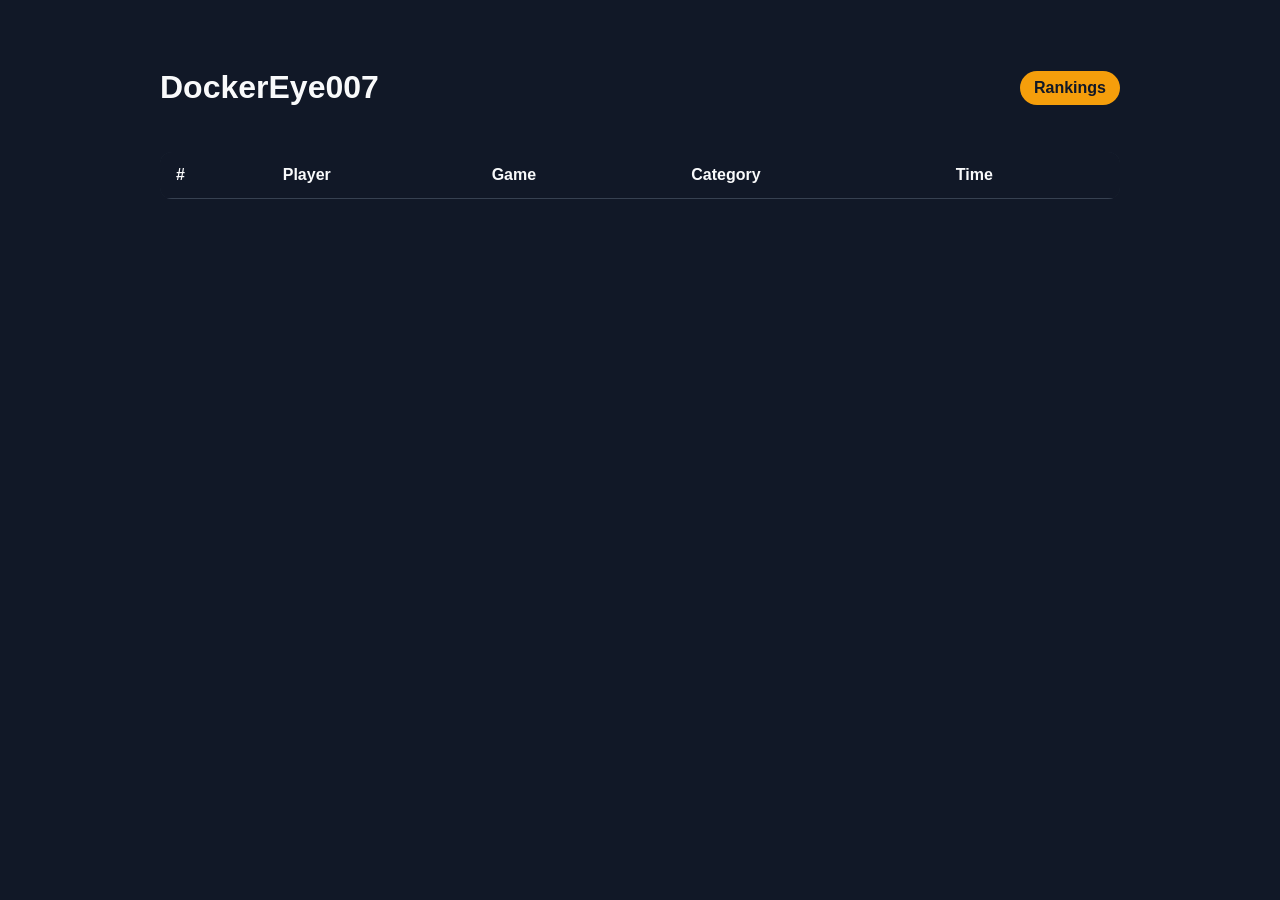
<file: frontend/index.html>
<!DOCTYPE html>
<html lang="en">
  <head>
    <meta charset="UTF-8" />
    <meta name="viewport" content="width=device-width, initial-scale=1.0" />
    <title>DockerEye007</title>
    <style>
      body {
        margin: 0;
        font-family: Arial, sans-serif;
        background: #111827;
        color: #f9fafb;
      }
      .container {
        max-width: 960px;
        margin: 0 auto;
        padding: 48px 20px;
      }
      .header {
        display: flex;
        justify-content: space-between;
        align-items: center;
        margin-bottom: 24px;
      }
      .badge {
        background: #f59e0b;
        color: #111827;
        padding: 8px 14px;
        border-radius: 999px;
        font-weight: bold;
      }
      table {
        width: 100%;
        border-collapse: collapse;
        background: #1f2937;
        border-radius: 12px;
        overflow: hidden;
      }
      th, td {
        padding: 14px 16px;
        border-bottom: 1px solid #374151;
        text-align: left;
      }
      th {
        background: #111827;
      }
      .tag {
        display: inline-block;
        padding: 4px 8px;
        border-radius: 999px;
        background: #1d4ed8;
        font-size: 12px;
      }
    </style>
  </head>
  <body>
    <div class="container">
      <div class="header">
        <h1>DockerEye007</h1>
        <span class="badge">Rankings</span>
      </div>

      <table>
        <thead>
          <tr>
            <th>#</th>
            <th>Player</th>
            <th>Game</th>
            <th>Category</th>
            <th>Time</th>
          </tr>
        </thead>
        <tbody id="leaderboard-body"></tbody>
      </table>
    </div>

    <script>
      async function loadLeaderboard() {
        const response = await fetch('http://localhost:8083/api/stats/leaderboard');
        const data = await response.json();
        const tbody = document.getElementById('leaderboard-body');

        tbody.innerHTML = data.map((entry, index) => `
          <tr>
            <td>${index + 1}</td>
            <td>${entry.playerName}</td>
            <td>${entry.game}</td>
            <td><span class="tag">${entry.category}</span></td>
            <td>${entry.timeMs} ms</td>
          </tr>
        `).join('');
      }

      loadLeaderboard();
    </script>
  </body>
</html>
</file>
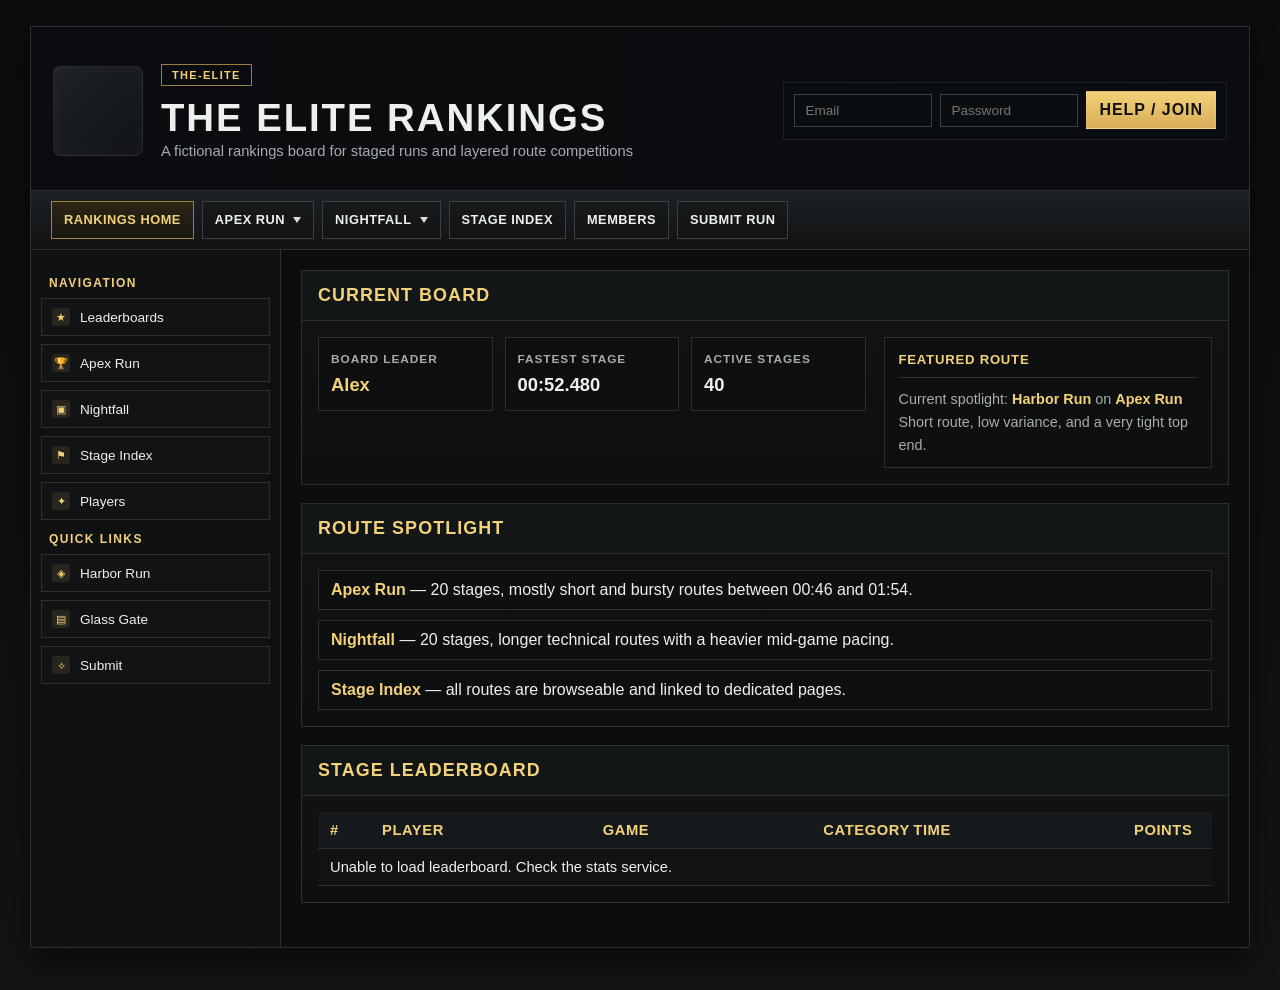
<file: api-gateway/src/main/resources/static/index.html>
<!DOCTYPE html>
<html lang="en">
  <head>
    <meta charset="UTF-8" />
    <meta name="viewport" content="width=device-width, initial-scale=1.0" />
    <title>DockerEye007 | The-Elite Rankings</title>
    <link rel="stylesheet" href="css/elite-theme.css" />
    <style>
      .leaderboard-wrap { max-height: 620px; overflow: auto; }
      .leaderboard-wrap table { table-layout: fixed; }
      .stats-grid { display: grid; grid-template-columns: repeat(3, minmax(110px, 1fr)); gap: 12px; }
      .rule {
        margin: 10px 0 0;
        padding-top: 10px;
        border-top: 1px solid var(--elite-line);
        color: var(--elite-muted);
        font-size: 0.9rem;
        line-height: 1.6;
      }
      .player-link { color: inherit; font-weight: 800; text-decoration: none; }
      .player-link:hover { text-decoration: underline; }
      .mini-list { display: grid; gap: 10px; margin: 0; padding: 0; list-style: none; }
      .mini-list li { padding: 10px 12px; background: #0d0f10; border: 1px solid var(--elite-line); }
      .mini-key { color: var(--elite-gold-strong); font-weight: 800; }
    </style>
  </head>
  <body>
    <div class="page-shell">
      <header class="portal-header">
        <div class="portal-header-inner">
          <div class="brand-lockup">
            <div class="brand-badge" aria-hidden="true"></div>
            <div>
              <span class="eyebrow">The-Elite</span>
              <h1 class="portal-title">The Elite Rankings</h1>
              <div class="portal-subtitle">A fictional rankings board for staged runs and layered route competitions</div>
            </div>
          </div>

          <div class="login-panel" aria-label="Login form">
            <input type="text" placeholder="Email" aria-label="Email" />
            <input type="password" placeholder="Password" aria-label="Password" />
            <button type="button">Help / Join</button>
          </div>
        </div>
      </header>

      <nav class="top-tabs" aria-label="Section navigation">
        <div class="tab-wrap"><a class="tab active" href="/index.html">Rankings Home</a></div>
        <div class="tab-wrap"><a class="tab" href="/records.html">Apex Run <span class="caret"></span></a>
          <div class="dropdown"><a href="/records.html">Records</a><a href="/levels.html">Stages</a><a href="/player.html">Players</a></div>
        </div>
        <div class="tab-wrap"><a class="tab" href="/leaders.html">Nightfall <span class="caret"></span></a>
          <div class="dropdown"><a href="/leaders.html">Standings</a><a href="/levels.html">Routes</a><a href="/player.html">Players</a></div>
        </div>
        <div class="tab-wrap"><a class="tab" href="/levels.html">Stage Index</a></div>
        <div class="tab-wrap"><a class="tab" href="/register.html">Members</a></div>
        <div class="tab-wrap"><a class="tab" href="/submit.html">Submit Run</a></div>
      </nav>

      <div class="content-layout">
        <aside class="sidebar">
          <div class="side-heading">Navigation</div>
          <ul class="tree">
            <li><a class="tree-button" href="/index.html"><span class="icon">★</span> Leaderboards</a></li>
            <li><a class="tree-button" href="/records.html"><span class="icon">🏆</span> Apex Run</a></li>
            <li><a class="tree-button" href="/leaders.html"><span class="icon">▣</span> Nightfall</a></li>
            <li><a class="tree-button" href="/levels.html"><span class="icon">⚑</span> Stage Index</a></li>
            <li><a class="tree-button" href="/player.html"><span class="icon">✦</span> Players</a></li>
          </ul>

          <div class="side-heading">Quick Links</div>
          <ul class="tree">
            <li><a class="tree-button" href="/stage.html?game=Apex%20Run&stage=Harbor%20Run"><span class="icon">◈</span> Harbor Run</a></li>
            <li><a class="tree-button" href="/stage.html?game=Nightfall&stage=Glass%20Gate"><span class="icon">▤</span> Glass Gate</a></li>
            <li><a class="tree-button" href="/submit.html"><span class="icon">⟡</span> Submit</a></li>
          </ul>
        </aside>

        <main class="main">
          <section class="panel">
            <div class="panel-header">
              <h2 class="panel-title">Current Board</h2>
            </div>
            <div class="panel-body hero-grid">
              <div>
                <div class="stats-grid">
                  <div class="stat-box"><span class="stat-label">Board leader</span><span class="stat-value player-gold">Alex</span></div>
                  <div class="stat-box"><span class="stat-label">Fastest stage</span><span class="stat-value">00:52.480</span></div>
                  <div class="stat-box"><span class="stat-label">Active stages</span><span class="stat-value">40</span></div>
                </div>
              </div>

              <div class="note-box">
                <div class="panel-title" style="font-size:0.82rem; margin-bottom:8px;">Featured Route</div>
                <div class="rule">
                  Current spotlight: <span class="mini-key">Harbor Run</span> on <span class="mini-key">Apex Run</span><br />
                  Short route, low variance, and a very tight top end.
                </div>
              </div>
            </div>
          </section>

          <section class="panel">
            <div class="panel-header">
              <h2 class="panel-title">Route Spotlight</h2>
            </div>
            <div class="panel-body">
              <ul class="mini-list">
                <li><span class="mini-key">Apex Run</span> — 20 stages, mostly short and bursty routes between 00:46 and 01:54.</li>
                <li><span class="mini-key">Nightfall</span> — 20 stages, longer technical routes with a heavier mid-game pacing.</li>
                <li><span class="mini-key">Stage Index</span> — all routes are browseable and linked to dedicated pages.</li>
              </ul>
            </div>
          </section>

          <section class="panel">
            <div class="panel-header"><h2 class="panel-title">Stage Leaderboard</h2></div>
            <div class="panel-body leaderboard-wrap">
              <table>
                <thead>
                  <tr>
                    <th style="width: 52px;">#</th>
                    <th>Player</th>
                    <th>Game</th>
                    <th style="width: 90px;">Category</th>
                    <th>Time</th>
                    <th style="width: 90px;">Points</th>
                  </tr>
                </thead>
                <tbody id="leaderboard-body"></tbody>
              </table>
            </div>
          </section>
        </main>
      </div>
    </div>

    <script>
      function formatDuration(durationMs) {
        const totalMs = Number(durationMs || 0);
        const minutes = Math.floor(totalMs / 60000);
        const seconds = Math.floor((totalMs % 60000) / 1000);
        const milliseconds = totalMs % 1000;
        return `${String(minutes).padStart(2, '0')}:${String(seconds).padStart(2, '0')}.${String(milliseconds).padStart(3, '0')}`;
      }

      async function loadLeaderboard() {
        try {
          const response = await fetch('http://localhost:8083/api/stats/leaderboard');
          const data = await response.json();
          const tbody = document.getElementById('leaderboard-body');
          const palette = ['player-green', 'player-red', 'player-cyan', 'player-gold', 'player-magenta'];
          const visibleRows = data.slice(0, 100);
          const fragment = document.createDocumentFragment();

          visibleRows.forEach((entry, index) => {
            const nameClass = palette[index % palette.length];
            const row = document.createElement('tr');
            const playerLink = `/player.html?player=${encodeURIComponent(entry.playerName)}`;
            row.innerHTML = `
              <td>${index + 1}</td>
              <td class="player-name"><a class="player-link ${nameClass}" href="${playerLink}">${entry.playerName}</a></td>
              <td>${entry.game}</td>
              <td><span class="tag">${entry.category}</span></td>
              <td>${formatDuration(entry.timeMs)}</td>
              <td class="points">${entry.points}</td>
            `;
            fragment.appendChild(row);
          });

          tbody.innerHTML = '';
          tbody.appendChild(fragment);
        } catch (error) {
          document.getElementById('leaderboard-body').innerHTML = `
            <tr><td colspan="6">Unable to load leaderboard. Check the stats service.</td></tr>
          `;
        }
      }

      loadLeaderboard();
    </script>
  </body>
</html>
</file>
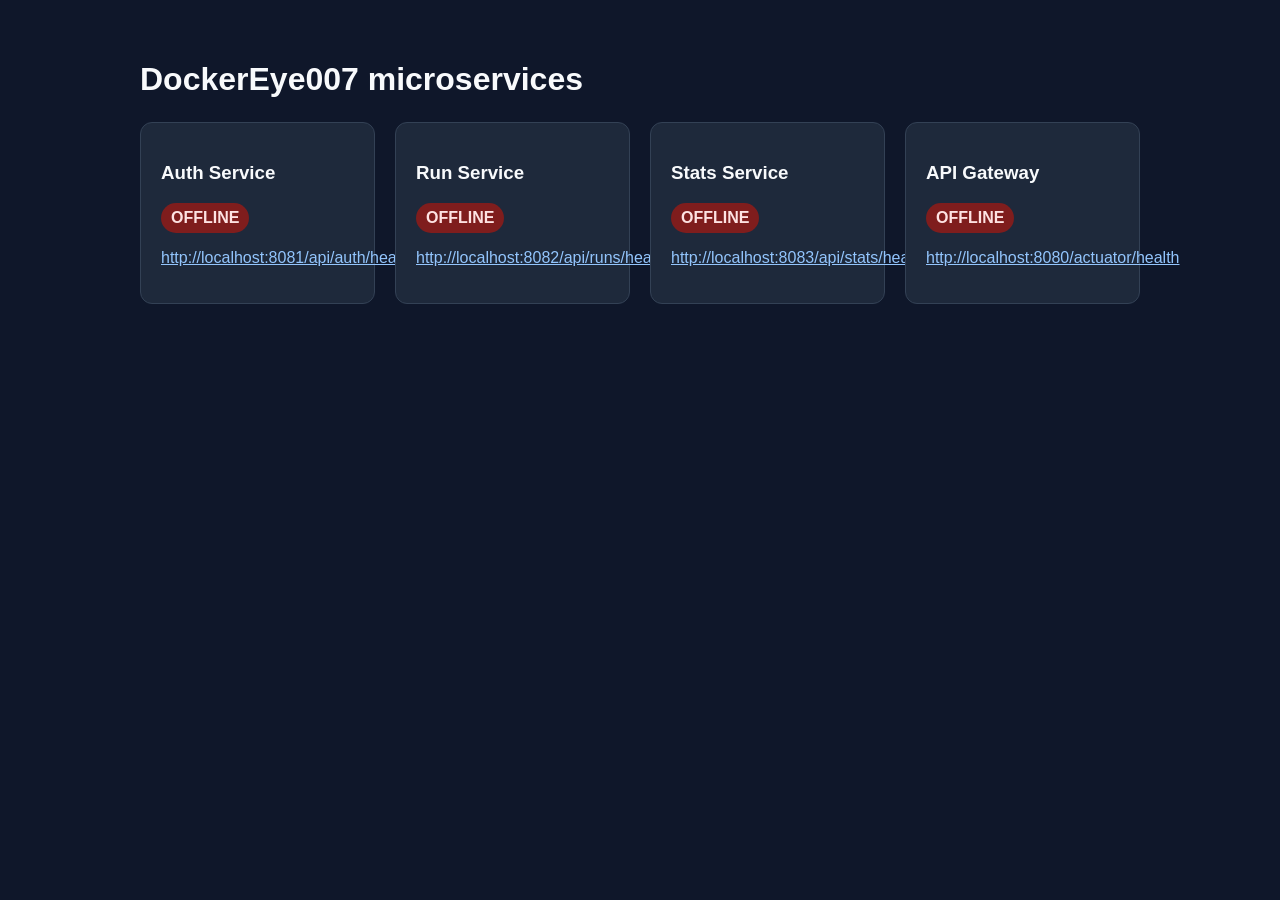
<file: frontend/success.html>
<!DOCTYPE html>
<html lang="en">
  <head>
    <meta charset="UTF-8" />
    <meta name="viewport" content="width=device-width, initial-scale=1.0" />
    <title>DockerEye007 Services</title>
    <style>
      body {
        margin: 0;
        font-family: Arial, sans-serif;
        background: #0f172a;
        color: #f8fafc;
      }
      .container {
        max-width: 1000px;
        margin: 0 auto;
        padding: 40px 20px;
      }
      h1 {
        margin-bottom: 24px;
      }
      .grid {
        display: grid;
        grid-template-columns: repeat(auto-fit, minmax(220px, 1fr));
        gap: 20px;
      }
      .card {
        background: #1e293b;
        border: 1px solid #334155;
        border-radius: 12px;
        padding: 20px;
      }
      .status {
        display: inline-block;
        padding: 6px 10px;
        border-radius: 999px;
        font-weight: bold;
        background: #14532d;
        color: #dcfce7;
      }
      .status.offline {
        background: #7f1d1d;
        color: #fee2e2;
      }
      a {
        color: #93c5fd;
      }
    </style>
  </head>
  <body>
    <div class="container">
      <h1>DockerEye007 microservices</h1>
      <div class="grid" id="services"></div>
    </div>

    <script>
      const services = [
        { name: 'Auth Service', url: 'http://localhost:8081/api/auth/health', expect: 'UP' },
        { name: 'Run Service', url: 'http://localhost:8082/api/runs/health', expect: 'UP' },
        { name: 'Stats Service', url: 'http://localhost:8083/api/stats/health', expect: 'UP' },
        { name: 'API Gateway', url: 'http://localhost:8080/actuator/health', expect: 'UP' }
      ];

      const container = document.getElementById('services');

      async function checkService(service) {
        try {
          const response = await fetch(service.url);
          const data = await response.json();
          const isUp = (data.status || data.service) === service.expect || data.status === 'UP';
          return `
            <div class="card">
              <h3>${service.name}</h3>
              <p><span class="status ${isUp ? '' : 'offline'}">${isUp ? 'SUCCESS' : 'OFFLINE'}</span></p>
              <p><a href="${service.url}" target="_blank">${service.url}</a></p>
            </div>
          `;
        } catch (error) {
          return `
            <div class="card">
              <h3>${service.name}</h3>
              <p><span class="status offline">OFFLINE</span></p>
              <p><a href="${service.url}" target="_blank">${service.url}</a></p>
            </div>
          `;
        }
      }

      (async () => {
        const cards = await Promise.all(services.map(checkService));
        container.innerHTML = cards.join('');
      })();
    </script>
  </body>
</html>
</file>
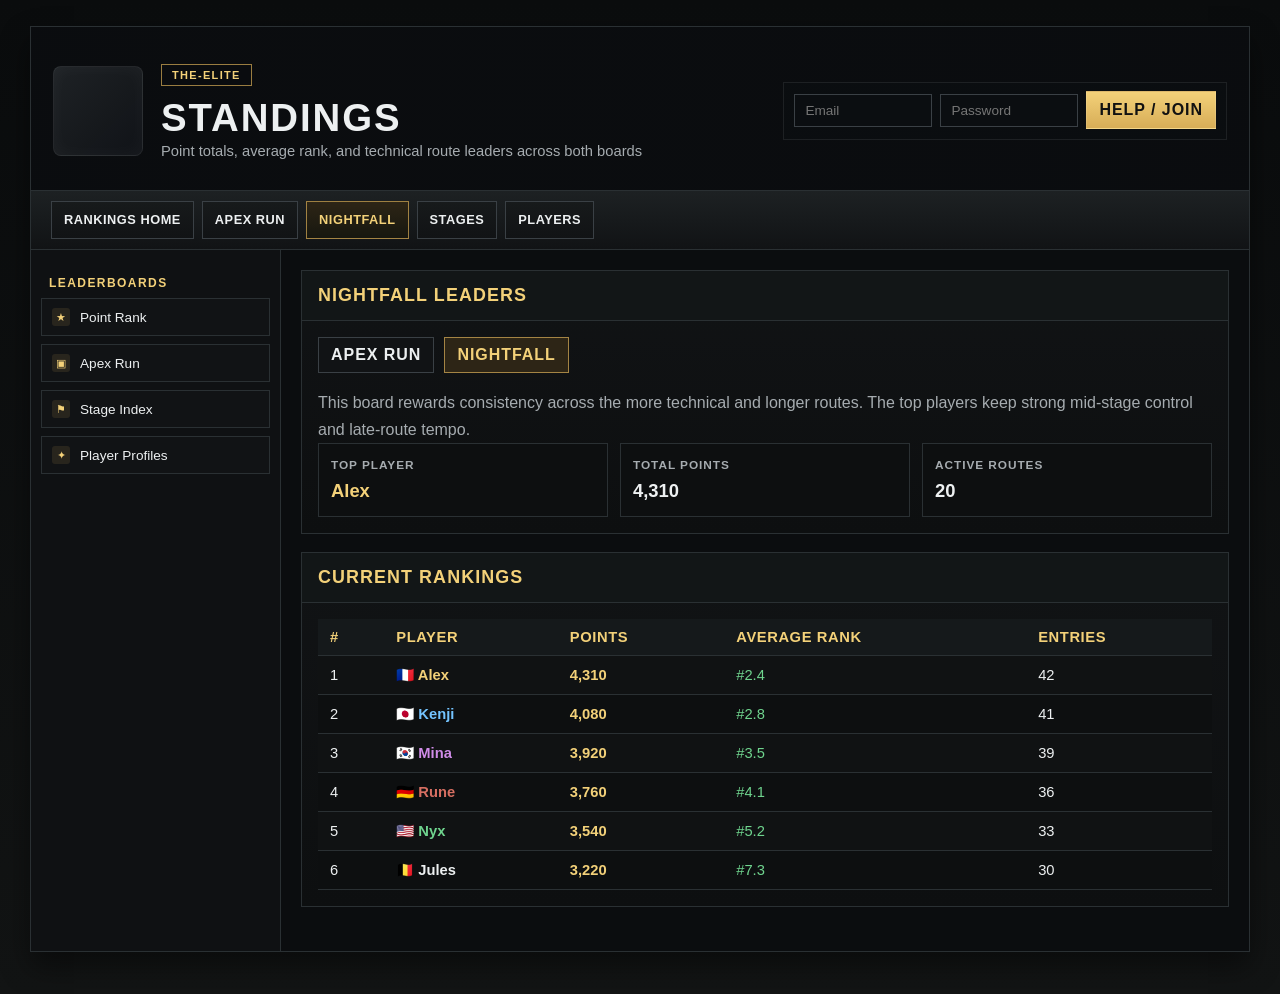
<file: api-gateway/src/main/resources/static/leaders.html>
<!DOCTYPE html>
<html lang="en">
  <head>
    <meta charset="UTF-8" />
    <meta name="viewport" content="width=device-width, initial-scale=1.0" />
    <title>Standings</title>
    <link rel="stylesheet" href="css/elite-theme.css" />
    <style>
      .board-switcher { display: flex; flex-wrap: wrap; gap: 10px; margin: 0 0 16px; }
      .board-switcher button {
        padding: 8px 12px; border: 1px solid var(--elite-line-strong); background: #111315; color: var(--elite-text);
        font-weight: 800; letter-spacing: 0.06em; text-transform: uppercase; cursor: pointer;
      }
      .board-switcher button.active { border-color: rgba(215, 173, 87, 0.7); background: #2d2516; color: var(--elite-gold-strong); }
    </style>
  </head>
  <body>
    <div class="page-shell">
      <header class="portal-header">
        <div class="portal-header-inner">
          <div class="brand-lockup">
            <div class="brand-badge" aria-hidden="true"></div>
            <div>
              <span class="eyebrow">The-Elite</span>
              <h1 class="portal-title">Standings</h1>
              <div class="portal-subtitle">Point totals, average rank, and technical route leaders across both boards</div>
            </div>
          </div>
          <div class="login-panel">
            <input type="text" placeholder="Email" aria-label="Email" />
            <input type="password" placeholder="Password" aria-label="Password" />
            <button type="button">Help / Join</button>
          </div>
        </div>
      </header>

      <nav class="top-tabs" aria-label="Section navigation">
        <div class="tab-wrap"><a class="tab" href="/index.html">Rankings Home</a></div>
        <div class="tab-wrap"><a class="tab" href="/records.html">Apex Run</a></div>
        <div class="tab-wrap"><a class="tab active" href="/leaders.html">Nightfall</a></div>
        <div class="tab-wrap"><a class="tab" href="/levels.html">Stages</a></div>
        <div class="tab-wrap"><a class="tab" href="/player.html">Players</a></div>
      </nav>

      <div class="content-layout">
        <aside class="sidebar">
          <div class="side-heading">Leaderboards</div>
          <ul class="tree">
            <li><a class="tree-button" href="/leaders.html"><span class="icon">★</span> Point Rank</a></li>
            <li><a class="tree-button" href="/records.html"><span class="icon">▣</span> Apex Run</a></li>
            <li><a class="tree-button" href="/levels.html"><span class="icon">⚑</span> Stage Index</a></li>
            <li><a class="tree-button" href="/player.html"><span class="icon">✦</span> Player Profiles</a></li>
          </ul>
        </aside>

        <main class="main">
          <section class="panel">
            <div class="panel-header"><h2 class="panel-title" id="leaderboard-title">Nightfall leaders</h2></div>
            <div class="panel-body">
              <div class="board-switcher" id="board-switcher">
                <button type="button" data-board="Apex Run">Apex Run</button>
                <button type="button" class="active" data-board="Nightfall">Nightfall</button>
              </div>
              <p class="intro" id="leaderboard-intro">This board rewards consistency across the more technical and longer routes. The top players keep strong mid-stage control and late-route tempo.</p>

              <div class="stats-grid">
                <div class="stat-box"><span class="stat-label">Top player</span><span class="stat-value player-gold" id="leader-top">Alex</span></div>
                <div class="stat-box"><span class="stat-label">Total points</span><span class="stat-value" id="leader-points">4,310</span></div>
                <div class="stat-box"><span class="stat-label">Active routes</span><span class="stat-value" id="leader-routes">20</span></div>
              </div>
            </div>
          </section>

          <section class="panel">
            <div class="panel-header"><h2 class="panel-title">Current rankings</h2></div>
            <div class="panel-body leaderboard-wrap">
              <table>
                <thead>
                  <tr><th>#</th><th>Player</th><th>Points</th><th>Average Rank</th><th>Entries</th></tr>
                </thead>
                <tbody>
                  <tr><td>1</td><td class="player-name player-gold"><a class="player-link player-gold" href="/player.html?player=Alex">🇫🇷 Alex</a></td><td class="points">4,310</td><td class="player-green">#2.4</td><td>42</td></tr>
                  <tr><td>2</td><td class="player-name player-cyan"><a class="player-link player-cyan" href="/player.html?player=Kenji">🇯🇵 Kenji</a></td><td class="points">4,080</td><td class="player-green">#2.8</td><td>41</td></tr>
                  <tr><td>3</td><td class="player-name player-magenta"><a class="player-link player-magenta" href="/player.html?player=Mina">🇰🇷 Mina</a></td><td class="points">3,920</td><td class="player-green">#3.5</td><td>39</td></tr>
                  <tr><td>4</td><td class="player-name player-red"><a class="player-link player-red" href="/player.html?player=Rune">🇩🇪 Rune</a></td><td class="points">3,760</td><td class="player-green">#4.1</td><td>36</td></tr>
                  <tr><td>5</td><td class="player-name player-green"><a class="player-link player-green" href="/player.html?player=Nyx">🇺🇸 Nyx</a></td><td class="points">3,540</td><td class="player-green">#5.2</td><td>33</td></tr>
                  <tr><td>6</td><td class="player-name"><a class="player-link" href="/player.html?player=Jules">🇧🇪 Jules</a></td><td class="points">3,220</td><td class="player-green">#7.3</td><td>30</td></tr>
                </tbody>
              </table>
            </div>
          </section>
        </main>
      </div>
    </div>
    <script>
      const boardStats = {
        'Apex Run': { title: 'Apex Run leaders', intro: 'This board rewards pure pace and low-latency decision making across the shorter, sharper route pool.', top: 'Alex', points: '4,310', routes: '20' },
        'Nightfall': { title: 'Nightfall leaders', intro: 'This board rewards consistency across the more technical and longer routes. The top players keep strong mid-stage control and late-route tempo.', top: 'Alex', points: '4,310', routes: '20' }
      };
      const buttons = document.querySelectorAll('#board-switcher button');
      const title = document.getElementById('leaderboard-title');
      const intro = document.getElementById('leaderboard-intro');
      const top = document.getElementById('leader-top');
      const points = document.getElementById('leader-points');
      const routes = document.getElementById('leader-routes');
      buttons.forEach((button) => {
        button.addEventListener('click', () => {
          buttons.forEach((btn) => btn.classList.toggle('active', btn === button));
          const board = button.dataset.board;
          const stats = boardStats[board];
          title.textContent = stats.title;
          intro.textContent = stats.intro;
          top.textContent = stats.top;
          points.textContent = stats.points;
          routes.textContent = stats.routes;
        });
      });
    </script>
  </body>
</html>
</file>
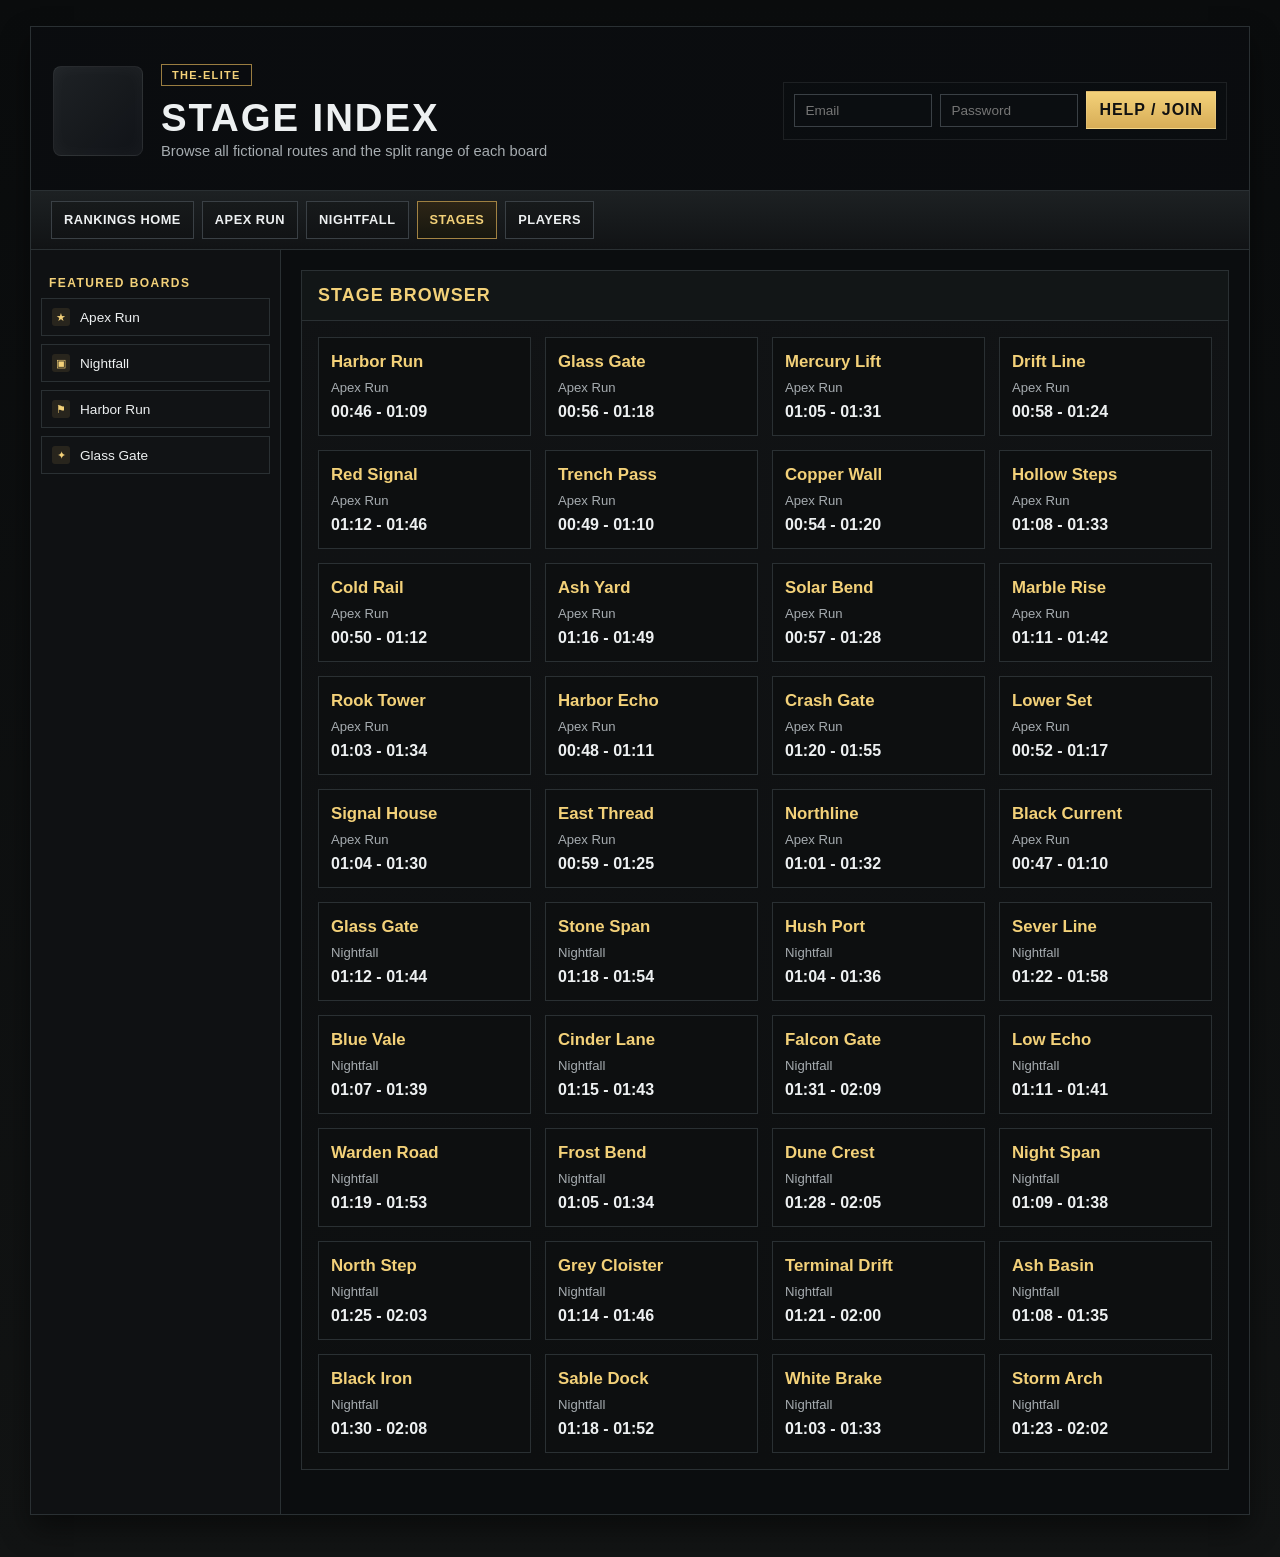
<file: api-gateway/src/main/resources/static/levels.html>
<!DOCTYPE html>
<html lang="en">
  <head>
    <meta charset="UTF-8" />
    <meta name="viewport" content="width=device-width, initial-scale=1.0" />
    <title>Stage Index</title>
    <link rel="stylesheet" href="css/elite-theme.css" />
    <style>
      .stage-grid { display: grid; grid-template-columns: repeat(auto-fit, minmax(200px, 1fr)); gap: 14px; }
      .stage-card {
        display: block;
        padding: 14px 12px;
        background: #0d0f10;
        border: 1px solid var(--elite-line);
        color: var(--elite-text);
        text-decoration: none;
      }
      .stage-card:hover { border-color: rgba(215, 173, 87, 0.6); }
      .stage-card h3 { margin: 0 0 8px; font-size: 1.05rem; color: var(--elite-gold-strong); }
      .stage-card .meta { color: var(--elite-muted); font-size: 0.82rem; }
      .stage-card .range { display: block; margin-top: 8px; font-weight: 700; }
    </style>
  </head>
  <body>
    <div class="page-shell">
      <header class="portal-header">
        <div class="portal-header-inner">
          <div class="brand-lockup">
            <div class="brand-badge" aria-hidden="true"></div>
            <div>
              <span class="eyebrow">The-Elite</span>
              <h1 class="portal-title">Stage Index</h1>
              <div class="portal-subtitle">Browse all fictional routes and the split range of each board</div>
            </div>
          </div>
          <div class="login-panel">
            <input type="text" placeholder="Email" aria-label="Email" />
            <input type="password" placeholder="Password" aria-label="Password" />
            <button type="button">Help / Join</button>
          </div>
        </div>
      </header>

      <nav class="top-tabs" aria-label="Section navigation">
        <div class="tab-wrap"><a class="tab" href="/index.html">Rankings Home</a></div>
        <div class="tab-wrap"><a class="tab" href="/records.html">Apex Run</a></div>
        <div class="tab-wrap"><a class="tab" href="/leaders.html">Nightfall</a></div>
        <div class="tab-wrap"><a class="tab active" href="/levels.html">Stages</a></div>
        <div class="tab-wrap"><a class="tab" href="/player.html">Players</a></div>
      </nav>

      <div class="content-layout">
        <aside class="sidebar">
          <div class="side-heading">Featured Boards</div>
          <ul class="tree">
            <li><a class="tree-button" href="/records.html"><span class="icon">★</span> Apex Run</a></li>
            <li><a class="tree-button" href="/leaders.html"><span class="icon">▣</span> Nightfall</a></li>
            <li><a class="tree-button" href="/stage.html?game=Apex%20Run&stage=Harbor%20Run"><span class="icon">⚑</span> Harbor Run</a></li>
            <li><a class="tree-button" href="/stage.html?game=Nightfall&stage=Glass%20Gate"><span class="icon">✦</span> Glass Gate</a></li>
          </ul>
        </aside>

        <main class="main">
          <section class="panel">
            <div class="panel-header"><h2 class="panel-title">Stage Browser</h2></div>
            <div class="panel-body">
              <div id="stage-grid" class="stage-grid"></div>
            </div>
          </section>
        </main>
      </div>
    </div>

    <script>
      const stageGroups = {
        'Apex Run': [
          ['Harbor Run', '00:46 - 01:09'],
          ['Glass Gate', '00:56 - 01:18'],
          ['Mercury Lift', '01:05 - 01:31'],
          ['Drift Line', '00:58 - 01:24'],
          ['Red Signal', '01:12 - 01:46'],
          ['Trench Pass', '00:49 - 01:10'],
          ['Copper Wall', '00:54 - 01:20'],
          ['Hollow Steps', '01:08 - 01:33'],
          ['Cold Rail', '00:50 - 01:12'],
          ['Ash Yard', '01:16 - 01:49'],
          ['Solar Bend', '00:57 - 01:28'],
          ['Marble Rise', '01:11 - 01:42'],
          ['Rook Tower', '01:03 - 01:34'],
          ['Harbor Echo', '00:48 - 01:11'],
          ['Crash Gate', '01:20 - 01:55'],
          ['Lower Set', '00:52 - 01:17'],
          ['Signal House', '01:04 - 01:30'],
          ['East Thread', '00:59 - 01:25'],
          ['Northline', '01:01 - 01:32'],
          ['Black Current', '00:47 - 01:10']
        ],
        'Nightfall': [
          ['Glass Gate', '01:12 - 01:44'],
          ['Stone Span', '01:18 - 01:54'],
          ['Hush Port', '01:04 - 01:36'],
          ['Sever Line', '01:22 - 01:58'],
          ['Blue Vale', '01:07 - 01:39'],
          ['Cinder Lane', '01:15 - 01:43'],
          ['Falcon Gate', '01:31 - 02:09'],
          ['Low Echo', '01:11 - 01:41'],
          ['Warden Road', '01:19 - 01:53'],
          ['Frost Bend', '01:05 - 01:34'],
          ['Dune Crest', '01:28 - 02:05'],
          ['Night Span', '01:09 - 01:38'],
          ['North Step', '01:25 - 02:03'],
          ['Grey Cloister', '01:14 - 01:46'],
          ['Terminal Drift', '01:21 - 02:00'],
          ['Ash Basin', '01:08 - 01:35'],
          ['Black Iron', '01:30 - 02:08'],
          ['Sable Dock', '01:18 - 01:52'],
          ['White Brake', '01:03 - 01:33'],
          ['Storm Arch', '01:23 - 02:02']
        ]
      };

      const grid = document.getElementById('stage-grid');
      Object.entries(stageGroups).forEach(([game, stages]) => {
        stages.forEach(([name, range]) => {
          const link = document.createElement('a');
          link.className = 'stage-card';
          link.href = `/stage.html?game=${encodeURIComponent(game)}&stage=${encodeURIComponent(name)}`;
          link.innerHTML = `
            <h3>${name}</h3>
            <div class="meta">${game}</div>
            <span class="range">${range}</span>
          `;
          grid.appendChild(link);
        });
      });
    </script>
  </body>
</html>
</file>
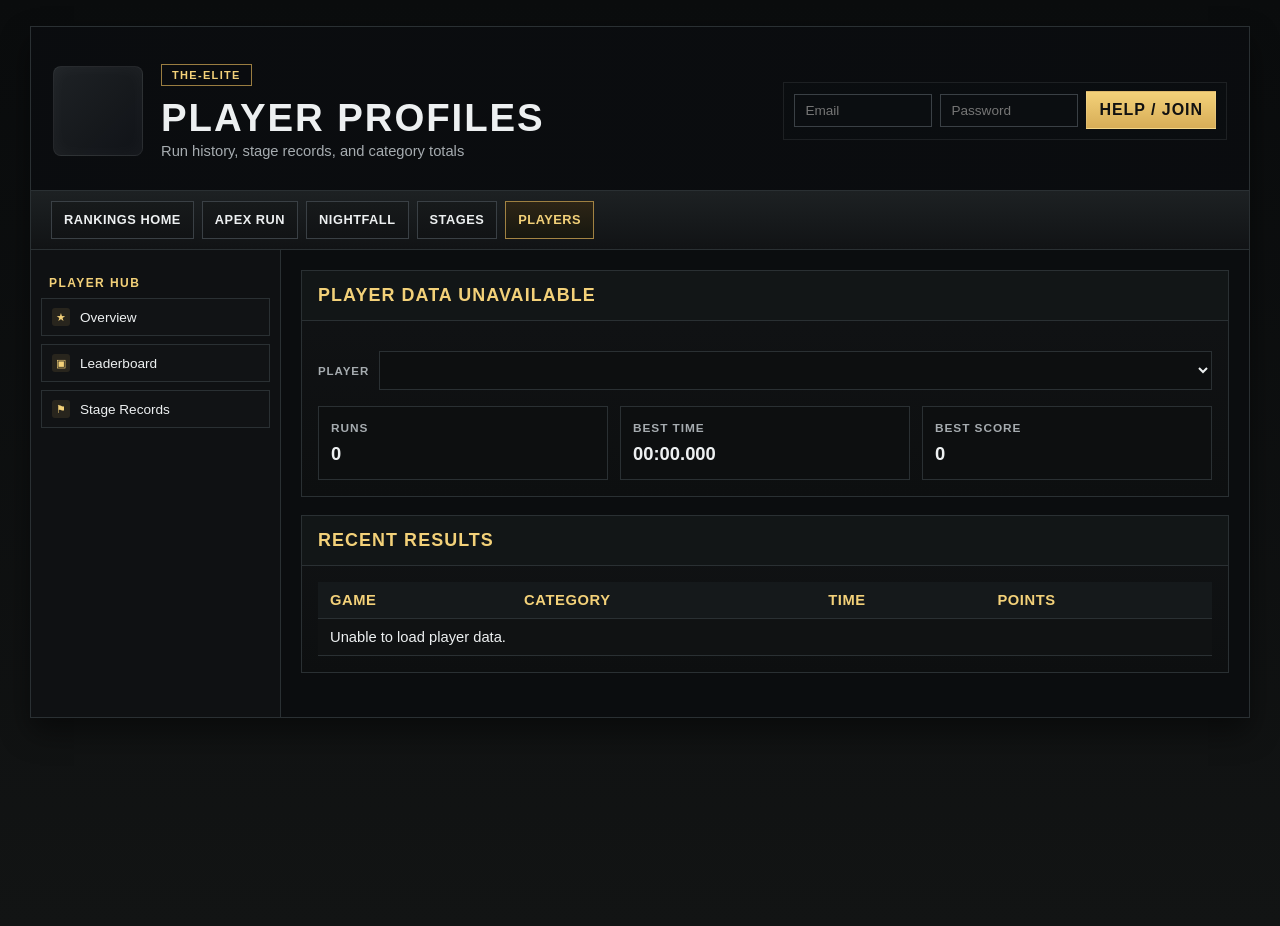
<file: api-gateway/src/main/resources/static/player.html>
<!DOCTYPE html>
<html lang="en">
  <head>
    <meta charset="UTF-8" />
    <meta name="viewport" content="width=device-width, initial-scale=1.0" />
    <title>Player Profile</title>
    <link rel="stylesheet" href="css/elite-theme.css" />
    <style>
      .player-picker-wrap {
        display: flex;
        align-items: center;
        gap: 10px;
        margin-top: 14px;
      }

      .player-picker-wrap label {
        color: var(--elite-muted);
        font-size: 0.72rem;
        font-weight: 800;
        letter-spacing: 0.08em;
        text-transform: uppercase;
      }

      .player-picker {
        min-width: 220px;
        padding: 9px 10px;
        border: 1px solid var(--elite-line);
        background: #0d0f10;
        color: var(--elite-text);
      }
    </style>
  </head>
  <body>
    <div class="page-shell">
      <header class="portal-header">
        <div class="portal-header-inner">
          <div class="brand-lockup">
            <div class="brand-badge" aria-hidden="true"></div>
            <div>
              <span class="eyebrow">The-Elite</span>
              <h1 class="portal-title">Player Profiles</h1>
              <div class="portal-subtitle">Run history, stage records, and category totals</div>
            </div>
          </div>
          <div class="login-panel">
            <input type="text" placeholder="Email" aria-label="Email" />
            <input type="password" placeholder="Password" aria-label="Password" />
            <button type="button">Help / Join</button>
          </div>
        </div>
      </header>

      <nav class="top-tabs" aria-label="Section navigation">
        <div class="tab-wrap"><a class="tab" href="/index.html">Rankings Home</a></div>
        <div class="tab-wrap"><a class="tab" href="/records.html">Apex Run</a></div>
        <div class="tab-wrap"><a class="tab" href="/leaders.html">Nightfall</a></div>
        <div class="tab-wrap"><a class="tab" href="/levels.html">Stages</a></div>
        <div class="tab-wrap"><a class="tab active" href="/player.html">Players</a></div>
      </nav>

      <div class="content-layout">
        <aside class="sidebar">
          <div class="side-heading">Player Hub</div>
          <ul class="tree">
            <li><a class="tree-button" href="/player.html"><span class="icon">★</span> Overview</a></li>
            <li><a class="tree-button" href="/index.html"><span class="icon">▣</span> Leaderboard</a></li>
            <li><a class="tree-button" href="/records.html"><span class="icon">⚑</span> Stage Records</a></li>
          </ul>
        </aside>

        <main class="main">
          <section class="panel">
            <div class="panel-header">
              <h2 class="panel-title" id="player-header">Loading player...</h2>
            </div>
            <div class="panel-body">
              <div class="player-picker-wrap">
                <label for="player-picker">Player</label>
                <select id="player-picker" class="player-picker" aria-label="Select player"></select>
              </div>
              <div class="stats-grid" style="margin-top: 16px;">
                <div class="stat-box"><span class="stat-label">Runs</span><span class="stat-value" id="player-runs">0</span></div>
                <div class="stat-box"><span class="stat-label">Best time</span><span class="stat-value" id="player-best">00:00.000</span></div>
                <div class="stat-box"><span class="stat-label">Best score</span><span class="stat-value" id="player-score">0</span></div>
              </div>
            </div>
          </section>

          <section class="panel">
            <div class="panel-header">
              <h2 class="panel-title">Recent results</h2>
            </div>
            <div class="panel-body leaderboard-wrap">
              <table>
                <thead>
                  <tr>
                    <th>Game</th>
                    <th>Category</th>
                    <th>Time</th>
                    <th>Points</th>
                  </tr>
                </thead>
                <tbody id="player-runs-body"></tbody>
              </table>
            </div>
          </section>
        </main>
      </div>
    </div>

    <script>
      function formatDuration(durationMs) {
        const totalMs = Number(durationMs || 0);
        const minutes = Math.floor(totalMs / 60000);
        const seconds = Math.floor((totalMs % 60000) / 1000);
        const milliseconds = totalMs % 1000;
        return `${String(minutes).padStart(2, '0')}:${String(seconds).padStart(2, '0')}.${String(milliseconds).padStart(3, '0')}`;
      }

      function difficultyForCategory(category) {
        const numeric = Number(category || 0);
        if (numeric < 2) return 'Sprint';
        if (numeric < 5) return 'Standard';
        return 'Endurance';
      }

      function playerFlag(playerName) {
        const flags = {
          Alex: '🇫🇷', Kenji: '🇯🇵', Nyx: '🇺🇸', Rune: '🇩🇪', Mina: '🇰🇷', Jules: '🇧🇪',
          Riven: '🇨🇦', Milo: '🇦🇺', Casey: '🇺🇸', Hexa: '🇳🇴', Nova: '🇧🇷', Taro: '🇯🇵'
        };
        return flags[playerName] || '🏁';
      }

      async function loadPlayerPage() {
        const params = new URLSearchParams(window.location.search);
        const requestedPlayer = params.get('player');

        try {
          const response = await fetch('http://localhost:8083/api/stats/leaderboard');
          const data = await response.json();
          const players = [...new Set(data.map((entry) => entry.playerName))];
          const selected = players.includes(requestedPlayer)
            ? requestedPlayer
            : players[0];

          const playerRuns = data.filter((entry) => entry.playerName === selected);
          const bestTime = playerRuns.length ? Math.min(...playerRuns.map((entry) => Number(entry.timeMs))) : 0;
          const bestScore = playerRuns.length ? Math.max(...playerRuns.map((entry) => Number(entry.points))) : 0;
          const palette = ['player-green', 'player-red', 'player-cyan', 'player-gold', 'player-magenta'];
          const header = document.getElementById('player-header');
          const playerClass = palette[players.indexOf(selected) % palette.length];

          header.textContent = `${playerFlag(selected)} ${selected}`;
          header.className = 'panel-title ' + playerClass;
          document.getElementById('player-runs').textContent = String(playerRuns.length);
          document.getElementById('player-best').textContent = bestTime ? formatDuration(bestTime) : '00:00.000';
          document.getElementById('player-score').textContent = String(bestScore);

          const selector = document.getElementById('player-picker');
          selector.innerHTML = players
            .map((player) => `<option value="${player}" ${player === selected ? 'selected' : ''}>${playerFlag(player)} ${player}</option>`)
            .join('');
          selector.onchange = () => {
            const url = new URL(window.location.href);
            url.searchParams.set('player', selector.value);
            window.location.href = url.toString();
          };

          const runsBody = document.getElementById('player-runs-body');
          const rows = playerRuns.slice(0, 12).map((entry) => `
            <tr>
              <td>${entry.game}</td>
              <td><span class="tag">${difficultyForCategory(entry.category)}</span></td>
              <td>${formatDuration(entry.timeMs)}</td>
              <td class="points">${entry.points}</td>
            </tr>
          `).join('');

          runsBody.innerHTML = rows || '<tr><td colspan="4">No runs found for this player.</td></tr>';
        } catch (error) {
          document.getElementById('player-header').textContent = 'Player data unavailable';
          document.getElementById('player-runs-body').innerHTML = '<tr><td colspan="4">Unable to load player data.</td></tr>';
        }
      }

      loadPlayerPage();
    </script>
  </body>
</html>
</file>
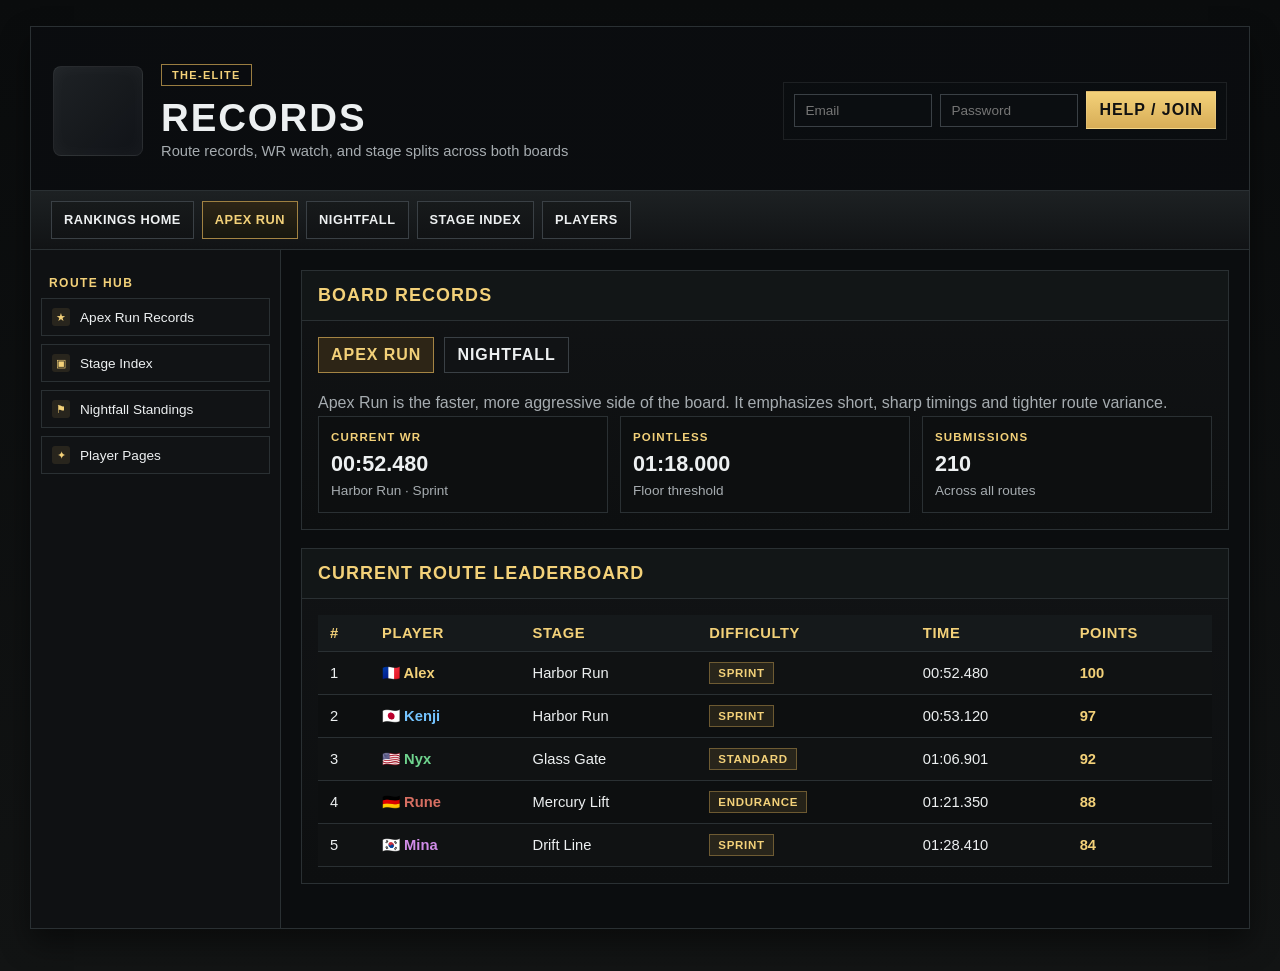
<file: api-gateway/src/main/resources/static/records.html>
<!DOCTYPE html>
<html lang="en">
  <head>
    <meta charset="UTF-8" />
    <meta name="viewport" content="width=device-width, initial-scale=1.0" />
    <title>Records</title>
    <link rel="stylesheet" href="css/elite-theme.css" />
    <style>
      .board-switcher { display: flex; flex-wrap: wrap; gap: 10px; margin: 0 0 16px; }
      .board-switcher button {
        padding: 8px 12px; border: 1px solid var(--elite-line-strong); background: #111315; color: var(--elite-text);
        font-weight: 800; letter-spacing: 0.06em; text-transform: uppercase; cursor: pointer;
      }
      .board-switcher button.active { border-color: rgba(215, 173, 87, 0.7); background: #2d2516; color: var(--elite-gold-strong); }
    </style>
  </head>
  <body>
    <div class="page-shell">
      <header class="portal-header">
        <div class="portal-header-inner">
          <div class="brand-lockup">
            <div class="brand-badge" aria-hidden="true"></div>
            <div>
              <span class="eyebrow">The-Elite</span>
              <h1 class="portal-title">Records</h1>
              <div class="portal-subtitle">Route records, WR watch, and stage splits across both boards</div>
            </div>
          </div>
          <div class="login-panel">
            <input type="text" placeholder="Email" aria-label="Email" />
            <input type="password" placeholder="Password" aria-label="Password" />
            <button type="button">Help / Join</button>
          </div>
        </div>
      </header>

      <nav class="top-tabs" aria-label="Section navigation">
        <div class="tab-wrap"><a class="tab" href="/index.html">Rankings Home</a></div>
        <div class="tab-wrap"><a class="tab active" href="/records.html">Apex Run</a></div>
        <div class="tab-wrap"><a class="tab" href="/leaders.html">Nightfall</a></div>
        <div class="tab-wrap"><a class="tab" href="/levels.html">Stage Index</a></div>
        <div class="tab-wrap"><a class="tab" href="/player.html">Players</a></div>
      </nav>

      <div class="content-layout">
        <aside class="sidebar">
          <div class="side-heading">Route Hub</div>
          <ul class="tree">
            <li><a class="tree-button" href="/records.html"><span class="icon">★</span> Apex Run Records</a></li>
            <li><a class="tree-button" href="/levels.html"><span class="icon">▣</span> Stage Index</a></li>
            <li><a class="tree-button" href="/leaders.html"><span class="icon">⚑</span> Nightfall Standings</a></li>
            <li><a class="tree-button" href="/player.html"><span class="icon">✦</span> Player Pages</a></li>
          </ul>
        </aside>

        <main class="main">
          <section class="panel">
            <div class="panel-header"><h2 class="panel-title">Board records</h2></div>
            <div class="panel-body">
              <div class="board-switcher" id="board-switcher">
                <button type="button" class="active" data-board="Apex Run">Apex Run</button>
                <button type="button" data-board="Nightfall">Nightfall</button>
              </div>
              <p class="intro" id="board-intro">Apex Run is the faster, more aggressive side of the board. It emphasizes short, sharp timings and tighter route variance.</p>

              <div class="quick-grid">
                <div class="quick-card"><span class="kicker">Current WR</span><span class="value" id="record-wr">00:52.480</span><div class="muted" id="record-wr-note">Harbor Run · Sprint</div></div>
                <div class="quick-card"><span class="kicker">Pointless</span><span class="value" id="record-pointless">01:18.000</span><div class="muted">Floor threshold</div></div>
                <div class="quick-card"><span class="kicker">Submissions</span><span class="value">210</span><div class="muted">Across all routes</div></div>
              </div>
            </div>
          </section>

          <section class="panel">
            <div class="panel-header"><h2 class="panel-title" id="records-table-title">Current route leaderboard</h2></div>
            <div class="panel-body leaderboard-wrap">
              <table>
                <thead>
                  <tr><th style="width:52px;">#</th><th>Player</th><th>Stage</th><th>Difficulty</th><th>Time</th><th>Points</th></tr>
                </thead>
                <tbody id="records-body">
                  <tr><td>1</td><td class="player-name player-gold"><a class="player-link player-gold" href="/player.html?player=Alex">🇫🇷 Alex</a></td><td>Harbor Run</td><td><span class="tag">Sprint</span></td><td>00:52.480</td><td class="points">100</td></tr>
                  <tr><td>2</td><td class="player-name player-cyan"><a class="player-link player-cyan" href="/player.html?player=Kenji">🇯🇵 Kenji</a></td><td>Harbor Run</td><td><span class="tag">Sprint</span></td><td>00:53.120</td><td class="points">97</td></tr>
                  <tr><td>3</td><td class="player-name player-green"><a class="player-link player-green" href="/player.html?player=Nyx">🇺🇸 Nyx</a></td><td>Glass Gate</td><td><span class="tag">Standard</span></td><td>01:06.901</td><td class="points">92</td></tr>
                  <tr><td>4</td><td class="player-name player-red"><a class="player-link player-red" href="/player.html?player=Rune">🇩🇪 Rune</a></td><td>Mercury Lift</td><td><span class="tag">Endurance</span></td><td>01:21.350</td><td class="points">88</td></tr>
                  <tr><td>5</td><td class="player-name player-magenta"><a class="player-link player-magenta" href="/player.html?player=Mina">🇰🇷 Mina</a></td><td>Drift Line</td><td><span class="tag">Sprint</span></td><td>01:28.410</td><td class="points">84</td></tr>
                </tbody>
              </table>
            </div>
          </section>
        </main>
      </div>
    </div>
    <script>
      const boardIntro = {
        'Apex Run': 'Apex Run is the faster, more aggressive side of the board. It emphasizes short, sharp timings and tighter route variance.',
        'Nightfall': 'Nightfall rewards consistency at longer speed and control-heavy stages, with more room for technical play and pacing.'
      };
      const boardWr = {
        'Apex Run': { time: '00:52.480', note: 'Harbor Run · Sprint' },
        'Nightfall': { time: '01:12.940', note: 'Glass Gate · Standard' }
      };
      const buttons = document.querySelectorAll('#board-switcher button');
      const intro = document.getElementById('board-intro');
      const wr = document.getElementById('record-wr');
      const wrNote = document.getElementById('record-wr-note');
      const title = document.getElementById('records-table-title');
      buttons.forEach((button) => {
        button.addEventListener('click', () => {
          buttons.forEach((btn) => btn.classList.toggle('active', btn === button));
          const board = button.dataset.board;
          intro.textContent = boardIntro[board];
          wr.textContent = boardWr[board].time;
          wrNote.textContent = boardWr[board].note;
          title.textContent = `${board} route leaderboard`;
        });
      });
    </script>
  </body>
</html>
</file>
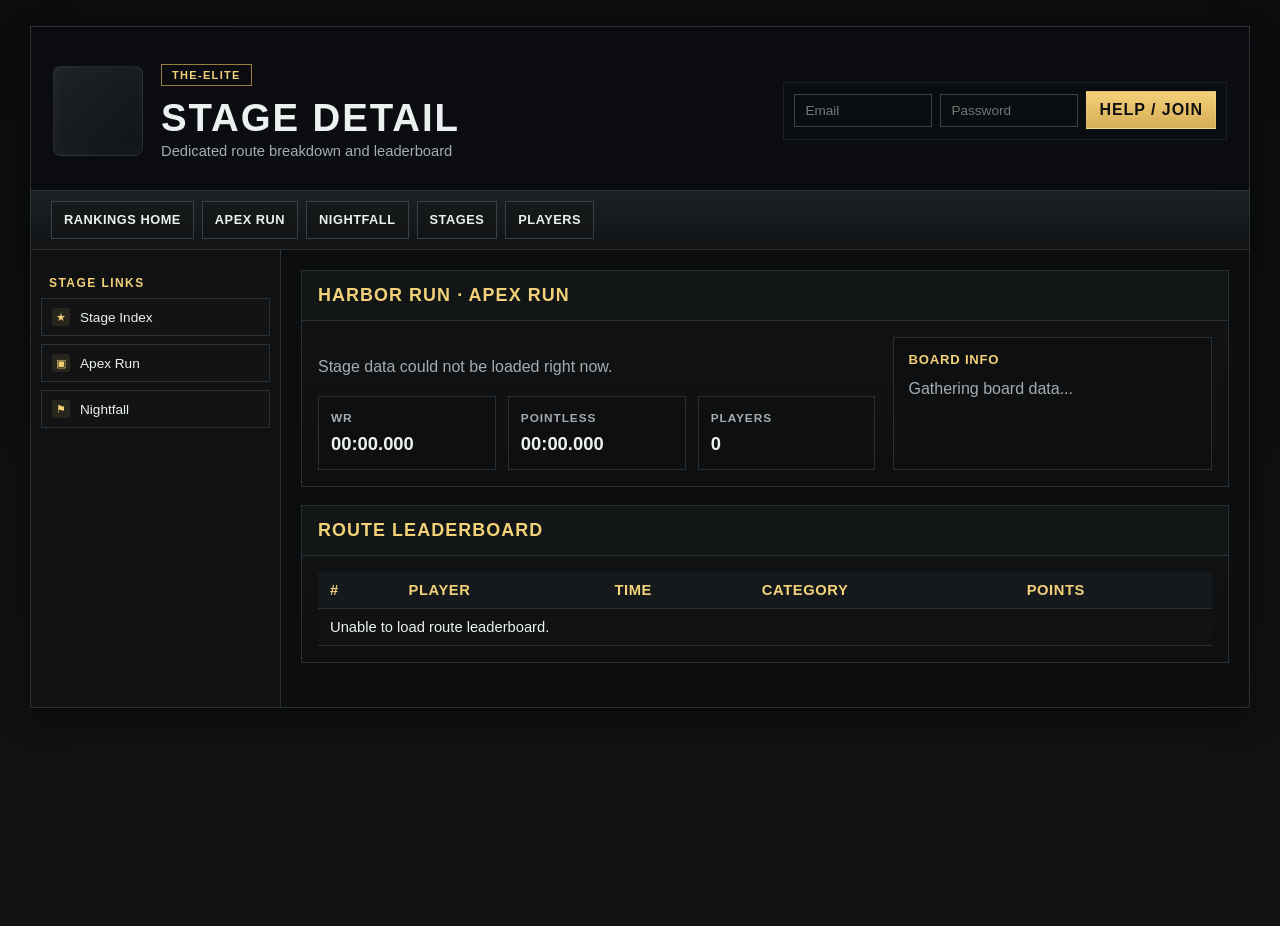
<file: api-gateway/src/main/resources/static/stage.html>
<!DOCTYPE html>
<html lang="en">
  <head>
    <meta charset="UTF-8" />
    <meta name="viewport" content="width=device-width, initial-scale=1.0" />
    <title>Stage Detail</title>
    <link rel="stylesheet" href="css/elite-theme.css" />
    <style>
      .stage-layout { display: grid; grid-template-columns: 1.4fr 0.8fr; gap: 18px; }
      .stat-row { display: grid; grid-template-columns: repeat(3, minmax(0, 1fr)); gap: 12px; }
      .section-note { color: var(--elite-muted); line-height: 1.7; }
      .stage-name { color: var(--elite-gold-strong); }
    </style>
  </head>
  <body>
    <div class="page-shell">
      <header class="portal-header">
        <div class="portal-header-inner">
          <div class="brand-lockup">
            <div class="brand-badge" aria-hidden="true"></div>
            <div>
              <span class="eyebrow">The-Elite</span>
              <h1 class="portal-title">Stage Detail</h1>
              <div class="portal-subtitle">Dedicated route breakdown and leaderboard</div>
            </div>
          </div>
          <div class="login-panel">
            <input type="text" placeholder="Email" aria-label="Email" />
            <input type="password" placeholder="Password" aria-label="Password" />
            <button type="button">Help / Join</button>
          </div>
        </div>
      </header>

      <nav class="top-tabs" aria-label="Section navigation">
        <div class="tab-wrap"><a class="tab" href="/index.html">Rankings Home</a></div>
        <div class="tab-wrap"><a class="tab" href="/records.html">Apex Run</a></div>
        <div class="tab-wrap"><a class="tab" href="/leaders.html">Nightfall</a></div>
        <div class="tab-wrap"><a class="tab" href="/levels.html">Stages</a></div>
        <div class="tab-wrap"><a class="tab" href="/player.html">Players</a></div>
      </nav>

      <div class="content-layout">
        <aside class="sidebar">
          <div class="side-heading">Stage Links</div>
          <ul class="tree">
            <li><a class="tree-button" href="/levels.html"><span class="icon">★</span> Stage Index</a></li>
            <li><a class="tree-button" href="/records.html"><span class="icon">▣</span> Apex Run</a></li>
            <li><a class="tree-button" href="/leaders.html"><span class="icon">⚑</span> Nightfall</a></li>
          </ul>
        </aside>

        <main class="main">
          <section class="panel">
            <div class="panel-header"><h2 class="panel-title stage-name" id="stage-title">Loading stage...</h2></div>
            <div class="panel-body stage-layout">
              <div>
                <p class="section-note" id="stage-summary">Loading route information...</p>
                <div class="stat-row" style="margin-top: 16px;">
                  <div class="stat-box"><span class="stat-label">WR</span><span class="stat-value" id="stage-wr">00:00.000</span></div>
                  <div class="stat-box"><span class="stat-label">Pointless</span><span class="stat-value" id="stage-pointless">00:00.000</span></div>
                  <div class="stat-box"><span class="stat-label">Players</span><span class="stat-value" id="stage-players">0</span></div>
                </div>
              </div>
              <div class="note-box">
                <div class="panel-title" style="font-size:0.82rem; margin-bottom:8px;">Board Info</div>
                <div class="rule" id="stage-board-info">Gathering board data...</div>
              </div>
            </div>
          </section>

          <section class="panel">
            <div class="panel-header"><h2 class="panel-title">Route leaderboard</h2></div>
            <div class="panel-body leaderboard-wrap">
              <table>
                <thead>
                  <tr><th>#</th><th>Player</th><th>Time</th><th>Category</th><th>Points</th></tr>
                </thead>
                <tbody id="stage-body"></tbody>
              </table>
            </div>
          </section>
        </main>
      </div>
    </div>

    <script>
      function formatDuration(durationMs) {
        const totalMs = Number(durationMs || 0);
        const minutes = Math.floor(totalMs / 60000);
        const seconds = Math.floor((totalMs % 60000) / 1000);
        const milliseconds = totalMs % 1000;
        return `${String(minutes).padStart(2, '0')}:${String(seconds).padStart(2, '0')}.${String(milliseconds).padStart(3, '0')}`;
      }

      function difficultyForCategory(category) {
        const numeric = Number(category || 0);
        if (numeric < 2) return 'Sprint';
        if (numeric < 5) return 'Standard';
        return 'Endurance';
      }

      function playerFlag(playerName) {
        const flags = {
          Alex: '🇫🇷', Kenji: '🇯🇵', Nyx: '🇺🇸', Rune: '🇩🇪', Mina: '🇰🇷', Jules: '🇧🇪',
          Riven: '🇨🇦', Milo: '🇦🇺', Casey: '🇺🇸', Hexa: '🇳🇴', Nova: '🇧🇷', Taro: '🇯🇵'
        };
        return flags[playerName] || '🏁';
      }

      function getStageMeta(game, stage) {
        const map = {
          'Apex Run': {
            'Harbor Run': { summary: 'A compact route with fast exits and a very short recovery window.', wr: 52480, pointless: 78000, board: 'Apex Run / Short route' },
            'Glass Gate': { summary: 'Fast movement and mid-route precision decide the final split.', wr: 66901, pointless: 85000, board: 'Apex Run / Precision track' },
            'Mercury Lift': { summary: 'The route rewards rhythm and safe under-pressure corners.', wr: 87000, pointless: 115000, board: 'Apex Run / Balance route' },
            'Drift Line': { summary: 'A clean drift line keeps this stage efficient and highly repeatable.', wr: 82600, pointless: 98000, board: 'Apex Run / Line control' }
          },
          'Nightfall': {
            'Glass Gate': { summary: 'Longer and more technical than the short-form routes on Apex Run.', wr: 97480, pointless: 130000, board: 'Nightfall / Long route' },
            'Stone Span': { summary: 'A heavier route where stable pacing matters over pure speed.', wr: 108000, pointless: 145000, board: 'Nightfall / Stability route' },
            'Hush Port': { summary: 'This route rewards precise control over the final approach.', wr: 89200, pointless: 122000, board: 'Nightfall / Tight final section' }
          }
        };

        return map[game]?.[stage] || { summary: 'Fictional route data for this stage is available in the board archive.', wr: 90000, pointless: 120000, board: 'General route data' };
      }

      async function loadStage() {
        const params = new URLSearchParams(window.location.search);
        const game = params.get('game') || 'Apex Run';
        const stage = params.get('stage') || 'Harbor Run';

        try {
          const response = await fetch('http://localhost:8083/api/stats/leaderboard');
          const data = await response.json();
          const matches = data.filter((entry) => entry.game === game);
          const stageMeta = getStageMeta(game, stage);
          const timeValues = matches.map((entry) => Number(entry.timeMs));
          const wr = timeValues.length ? Math.min(...timeValues) : stageMeta.wr;
          const pointless = stageMeta.pointless;

          document.getElementById('stage-title').textContent = `${stage} · ${game}`;
          document.getElementById('stage-summary').textContent = stageMeta.summary;
          document.getElementById('stage-wr').textContent = formatDuration(wr);
          document.getElementById('stage-pointless').textContent = formatDuration(pointless);
          document.getElementById('stage-players').textContent = String(new Set(matches.map((entry) => entry.playerName)).size || 12);
          document.getElementById('stage-board-info').innerHTML = `<strong>${game}</strong><br />${stageMeta.board}`;

          const tbody = document.getElementById('stage-body');
          const stageRows = matches.slice(0, 8).map((entry, index) => `
            <tr>
              <td>${index + 1}</td>
              <td><a class="player-link player-gold" href="/player.html?player=${encodeURIComponent(entry.playerName)}">${playerFlag(entry.playerName)} ${entry.playerName}</a></td>
              <td>${formatDuration(entry.timeMs)}</td>
              <td><span class="tag">${difficultyForCategory(entry.category)}</span></td>
              <td class="points">${entry.points}</td>
            </tr>
          `).join('');

          tbody.innerHTML = stageRows || '<tr><td colspan="5">No stage data available.</td></tr>';
        } catch (error) {
          document.getElementById('stage-title').textContent = `${stage} · ${game}`;
          document.getElementById('stage-summary').textContent = 'Stage data could not be loaded right now.';
          document.getElementById('stage-body').innerHTML = '<tr><td colspan="5">Unable to load route leaderboard.</td></tr>';
        }
      }

      loadStage();
    </script>
  </body>
</html>
</file>
<file: api-gateway/src/main/resources/static/css/elite-theme.css>
:root {
  --elite-bg: #0b0d0f;
  --elite-bg-2: #121515;
  --elite-panel: #111315;
  --elite-panel-2: #171b1d;
  --elite-line: #2a3033;
  --elite-line-strong: #3a4045;
  --elite-gold: #d7ad57;
  --elite-gold-strong: #f3d179;
  --elite-text: #edf0f1;
  --elite-muted: #a6acb0;
  --elite-green: #6fd48e;
  --elite-red: #d76f62;
  --elite-cyan: #74c4ff;
  --elite-magenta: #d08ce8;
  --elite-shadow: rgba(0, 0, 0, 0.45);
}

* { box-sizing: border-box; }

body {
  margin: 0;
  min-height: 100vh;
  background: linear-gradient(180deg, #0a0c0d 0%, #121414 100%);
  color: var(--elite-text);
  font-family: "Segoe UI", Tahoma, Geneva, Verdana, sans-serif;
}

a { color: inherit; text-decoration: none; }
button, input, select { font: inherit; }

.page-shell,
.forum-shell,
.form-shell,
.elite-shell {
  max-width: 1220px;
  margin: 26px auto 42px;
  background: var(--elite-bg);
  border: 1px solid var(--elite-line);
  box-shadow: 0 14px 28px var(--elite-shadow);
}

.portal-header,
.top-banner {
  position: relative;
  display: flex;
  align-items: center;
  justify-content: space-between;
  min-height: 164px;
  padding: 20px 22px 14px;
  background:
    linear-gradient(90deg, rgba(10, 12, 15, 0.78) 0%, rgba(10, 12, 15, 0.5) 28%, rgba(10,12,15,0.8) 100%),
    url('https://images.unsplash.com/photo-1511512578047-dfb367046420?auto=format&fit=crop&w=1400&q=80') center/cover no-repeat;
  border-bottom: 1px solid var(--elite-line);
}

.portal-header-inner {
  display: flex;
  align-items: center;
  justify-content: space-between;
  width: 100%;
  gap: 18px;
}

.brand-lockup,
.brand {
  position: relative;
  z-index: 1;
  display: flex;
  align-items: center;
  gap: 18px;
  flex: 1;
}

.brand-badge {
  width: 90px;
  height: 90px;
  border: 1px solid rgba(255,255,255,0.08);
  background: linear-gradient(135deg, rgba(32, 36, 40, 0.9), rgba(18, 21, 25, 0.85));
  border-radius: 8px;
  box-shadow: inset 0 0 18px rgba(255,255,255,0.04);
}

.eyebrow {
  display: inline-block;
  padding: 4px 10px;
  border: 1px solid rgba(215, 173, 87, 0.7);
  background: rgba(11, 13, 15, 0.6);
  color: var(--elite-gold-strong);
  font-size: 11px;
  font-weight: 800;
  letter-spacing: 0.12em;
  text-transform: uppercase;
}

.portal-title,
.title {
  margin: 12px 0 4px;
  font-size: clamp(2.1rem, 3vw, 3.2rem);
  line-height: 1.06;
  font-weight: 900;
  letter-spacing: 0.05em;
  text-transform: uppercase;
}

.login-panel {
  display: flex;
  align-items: center;
  gap: 8px;
  margin-left: auto;
  padding: 8px 10px 10px;
  background: rgba(12, 15, 18, 0.4);
  border: 1px solid rgba(255,255,255,0.08);
}

.login-panel input {
  width: 138px;
  padding: 8px 10px;
  font-size: 0.85rem;
  border: 1px solid var(--elite-line-strong);
  background: rgba(12, 15, 18, 0.7);
  color: var(--elite-text);
}

.login-panel button {
  padding: 9px 12px;
  border: 1px solid rgba(255,255,255,0.12);
  background: linear-gradient(180deg, var(--elite-gold-strong), var(--elite-gold));
  color: #111;
  font-weight: 900;
  letter-spacing: 0.06em;
  text-transform: uppercase;
}

.portal-subtitle,
.subtitle {
  color: var(--elite-muted);
  font-size: 0.92rem;
}

.top-tabs,
.main-nav,
.nav {
  display: flex;
  gap: 8px;
  flex-wrap: wrap;
  padding: 10px 20px;
  background: linear-gradient(180deg, #1d2123, #111315);
  border-bottom: 1px solid var(--elite-line);
}

.tab-wrap {
  position: relative;
}

.tab,
.nav-item,
.nav a {
  position: relative;
  display: inline-flex;
  align-items: center;
  gap: 8px;
  padding: 9px 12px;
  min-height: 38px;
  border: 1px solid var(--elite-line-strong);
  background: linear-gradient(180deg, #171a1b, #111315);
  color: var(--elite-text);
  font-size: 0.8rem;
  font-weight: 800;
  text-transform: uppercase;
  letter-spacing: 0.04em;
  line-height: 1;
}

.tab.active,
.nav-item.active,
.nav a.active {
  background: linear-gradient(180deg, #2d2516, #17170f);
  border-color: rgba(215, 173, 87, 0.7);
  color: var(--elite-gold-strong);
}

.tab:hover,
.tab-wrap:hover > .tab,
.nav-item:hover,
.nav a:hover {
  border-color: rgba(215, 173, 87, 0.75);
  color: var(--elite-gold-strong);
}

.caret {
  display: inline-block;
  width: 0;
  height: 0;
  border-left: 4px solid transparent;
  border-right: 4px solid transparent;
  border-top: 6px solid currentColor;
  opacity: 0.9;
}

.dropdown {
  position: absolute;
  top: calc(100% + 5px);
  left: 0;
  min-width: 210px;
  background: #14171a;
  border: 1px solid var(--elite-line-strong);
  box-shadow: 0 10px 24px rgba(0,0,0,0.35);
  display: none;
  z-index: 40;
}

.tab-wrap:hover .dropdown,
.tab-wrap:focus-within .dropdown {
  display: block;
}

.dropdown a {
  display: block;
  padding: 10px 12px;
  border-bottom: 1px solid var(--elite-line);
  background: #121618;
  font-size: 0.82rem;
  color: var(--elite-text);
}

.dropdown a:last-child { border-bottom: none; }
.dropdown a:hover {
  background: #1c2124;
  color: var(--elite-gold-strong);
}

.content-layout,
.layout {
  display: grid;
  grid-template-columns: 250px minmax(0, 1fr);
}

.sidebar {
  background: #0f1113;
  border-right: 1px solid var(--elite-line);
  padding: 14px 10px 18px;
}

.side-heading,
.sidebar-title,
.sidebar-head {
  margin: 12px 8px 8px;
  color: var(--elite-gold-strong);
  font-size: 0.75rem;
  font-weight: 800;
  letter-spacing: 0.12em;
  text-transform: uppercase;
}

.tree,
.side-list {
  list-style: none;
  padding: 0;
  margin: 0;
}

.tree li,
.side-list li { margin: 0 0 8px; }

.tree-button,
.side-list a {
  display: flex;
  align-items: center;
  gap: 10px;
  width: 100%;
  padding: 9px 10px;
  border: 1px solid var(--elite-line);
  background: #111315;
  color: var(--elite-text);
  font-size: 0.85rem;
  text-align: left;
}

.tree-button:hover,
.side-list a:hover {
  border-color: rgba(215, 173, 87, 0.5);
}

.tree-button .icon {
  display: inline-flex;
  align-items: center;
  justify-content: center;
  width: 18px;
  height: 18px;
  border-radius: 3px;
  background: rgba(215, 173, 87, 0.12);
  color: var(--elite-gold-strong);
  font-size: 0.7rem;
}

.main,
.content {
  padding: 20px 20px 26px;
}

.panel {
  background: linear-gradient(180deg, #111315, #0d0f10);
  border: 1px solid var(--elite-line);
  margin-bottom: 18px;
}

.panel-header,
.panel-head {
  display: flex;
  justify-content: space-between;
  align-items: center;
  gap: 12px;
  padding: 14px 16px;
  border-bottom: 1px solid var(--elite-line);
  background: #121617;
}

.panel-title,
.panel-head h2 {
  margin: 0;
  color: var(--elite-gold-strong);
  font-size: 1.12rem;
  font-weight: 800;
  letter-spacing: 0.06em;
  text-transform: uppercase;
}

.panel-body {
  padding: 16px;
}

.quick-grid {
  display: grid;
  grid-template-columns: repeat(3, minmax(0, 1fr));
  gap: 12px;
}

.quick-card {
  padding: 14px 12px;
  background: #0d0f10;
  border: 1px solid var(--elite-line);
}

.quick-card .kicker {
  display: block;
  margin-bottom: 8px;
  color: var(--elite-gold-strong);
  font-size: 0.72rem;
  font-weight: 800;
  letter-spacing: 0.1em;
  text-transform: uppercase;
}

.quick-card .value {
  display: block;
  margin-bottom: 6px;
  font-size: 1.35rem;
  font-weight: 900;
}

.quick-card .muted {
  color: var(--elite-muted);
  font-size: 0.85rem;
}

.hero-grid,
.stage-wrap {
  display: grid;
  grid-template-columns: 1.5fr 0.9fr;
  gap: 18px;
}

.stats-grid {
  display: grid;
  grid-template-columns: repeat(3, minmax(110px, 1fr));
  gap: 12px;
}

.activity-list {
  list-style: none;
  margin: 0;
  padding: 0;
  display: grid;
  gap: 10px;
}

.activity-list li {
  display: flex;
  justify-content: space-between;
  gap: 12px;
  padding: 10px 12px;
  background: #0d0f10;
  border: 1px solid var(--elite-line);
  color: var(--elite-muted);
}

.activity-list strong {
  color: var(--elite-text);
}

.link-list {
  display: grid;
  gap: 8px;
}

.link-list a {
  display: block;
  padding: 9px 10px;
  background: #101315;
  border: 1px solid var(--elite-line);
  color: var(--elite-text);
  font-weight: 600;
}

.link-list a:hover {
  border-color: rgba(215, 173, 87, 0.5);
  color: var(--elite-gold-strong);
}

.stat-box,
.note-box,
.card {
  background: #0d0f10;
  border: 1px solid var(--elite-line);
}

.stat-box {
  padding: 14px 12px;
}

.stat-label {
  display: block;
  color: var(--elite-muted);
  font-size: 0.74rem;
  font-weight: 700;
  letter-spacing: 0.08em;
  text-transform: uppercase;
}

.stat-value {
  display: block;
  margin-top: 8px;
  color: var(--elite-text);
  font-size: 1.15rem;
  font-weight: 800;
}

.note-box {
  padding: 14px 14px 10px;
}

.rule,
.intro,
.list,
.content p {
  margin: 0;
  color: var(--elite-muted);
  line-height: 1.7;
}

table {
  width: 100%;
  border-collapse: collapse;
  background: #0d0f10;
}

th, td {
  padding: 10px 12px;
  border-bottom: 1px solid var(--elite-line);
  text-align: left;
  font-size: 0.92rem;
}

th {
  background: #15191b;
  color: var(--elite-gold-strong);
  font-weight: 800;
  letter-spacing: 0.04em;
  text-transform: uppercase;
}

tbody tr:nth-child(odd) {
  background: rgba(255,255,255,0.01);
}

.player-name {
  font-weight: 700;
}

.player-green { color: var(--elite-green); }
.player-red { color: var(--elite-red); }
.player-cyan { color: var(--elite-cyan); }
.player-gold { color: var(--elite-gold-strong); }
.player-magenta { color: var(--elite-magenta); }

.tag,
.chip {
  display: inline-block;
  padding: 4px 8px;
  background: rgba(215,173,87,0.12);
  border: 1px solid rgba(215,173,87,0.4);
  color: var(--elite-gold-strong);
  font-size: 0.72rem;
  font-weight: 700;
  letter-spacing: 0.06em;
  text-transform: uppercase;
}

.points,
.total {
  font-weight: 800;
  color: var(--elite-gold-strong);
}

.form-area {
  padding: 24px 20px 28px;
}

.card {
  max-width: 760px;
  margin: 0 auto;
}

.card-header {
  padding: 16px 18px;
  background: #131619;
  border-bottom: 1px solid var(--elite-line);
  color: var(--elite-gold-strong);
  font-size: 1rem;
  font-weight: 900;
  letter-spacing: 0.12em;
  text-transform: uppercase;
}

.card-body {
  padding: 20px 22px 24px;
}

.form-grid {
  display: grid;
  grid-template-columns: repeat(2, minmax(0, 1fr));
  gap: 18px 20px;
}

.field { display: flex; flex-direction: column; }
.field.full { grid-column: 1 / -1; }

.field label {
  margin-bottom: 8px;
  color: var(--elite-muted);
  font-size: 0.8rem;
  font-weight: 700;
  letter-spacing: 0.08em;
  text-transform: uppercase;
}

input,
select {
  width: 100%;
  padding: 11px 12px;
  background: #0d0f10;
  border: 1px solid var(--elite-line-strong);
  color: var(--elite-text);
}

input:focus,
select:focus {
  outline: 1px solid rgba(215,173,87,0.8);
  border-color: rgba(215,173,87,0.8);
}

.primary-btn {
  display: inline-flex;
  justify-content: center;
  align-items: center;
  width: 100%;
  margin-top: 12px;
  padding: 12px 16px;
  background: linear-gradient(180deg, var(--elite-gold-strong), var(--elite-gold));
  border: 1px solid rgba(255,255,255,0.2);
  color: #111;
  font-weight: 900;
  text-transform: uppercase;
  letter-spacing: 0.08em;
  cursor: pointer;
}

.message {
  min-height: 24px;
  margin-top: 12px;
  color: var(--elite-green);
  font-weight: 700;
}

.message.error { color: var(--elite-red); }

.footer {
  margin-top: 18px;
  color: var(--elite-muted);
  text-align: center;
}

.footer a { color: var(--elite-gold-strong); font-weight: 700; }

@media (max-width: 860px) {
  .content-layout,
  .layout,
  .hero-grid,
  .stage-wrap,
  .form-grid {
    grid-template-columns: 1fr;
  }

  .sidebar {
    border-right: none;
    border-bottom: 1px solid var(--elite-line);
  }
}
</file>
